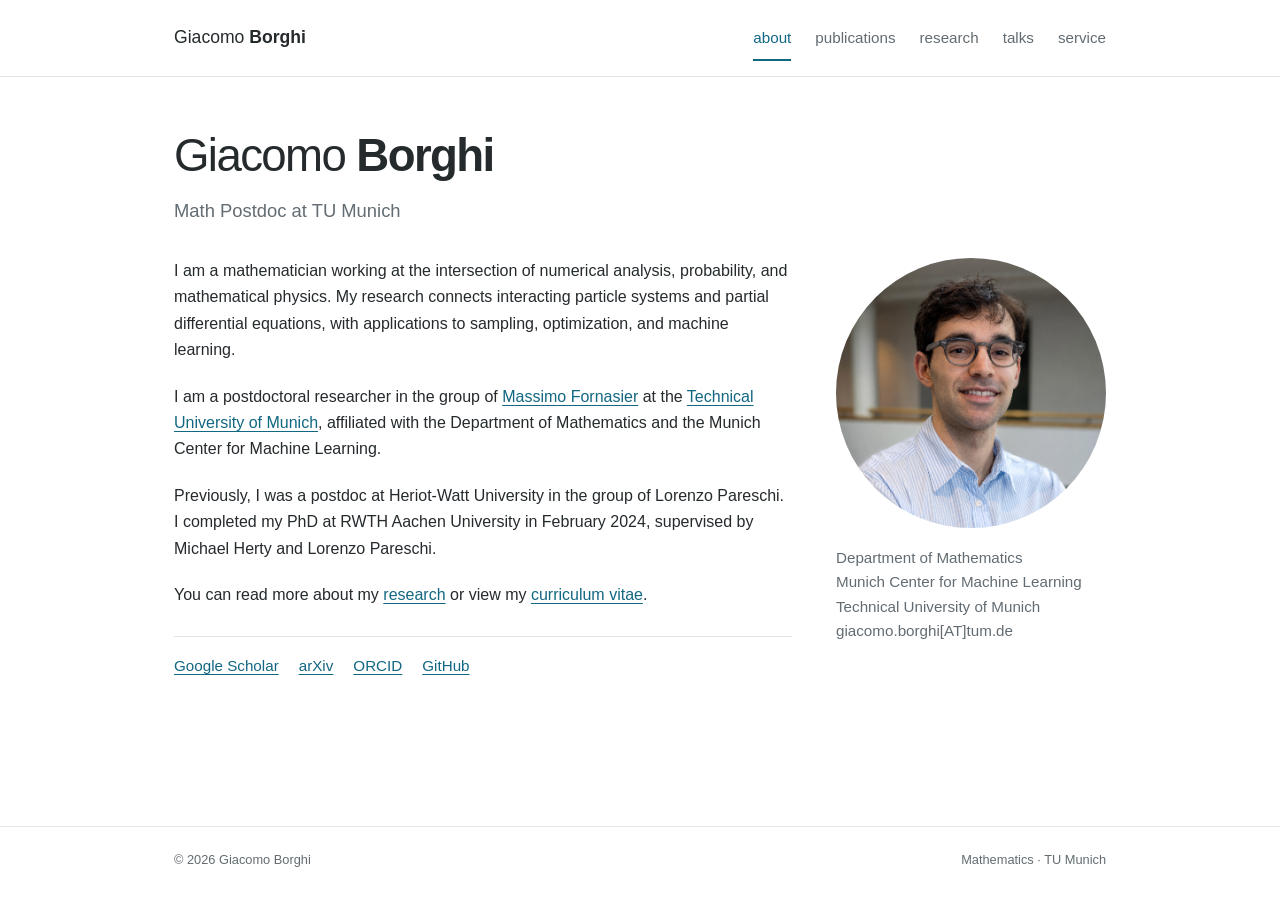
<file: index.html>
<!doctype html>
<html lang="en">
<head>
  <meta charset="utf-8">
  <meta name="viewport" content="width=device-width, initial-scale=1">
  <title>About | Giacomo Borghi</title>
  <meta name="description" content="Giacomo Borghi, mathematics postdoctoral researcher at TU Munich. Numerical analysis, probability, interacting particle systems, optimization, and optimal transport.">
  <meta name="author" content="Giacomo Borghi">
  <link rel="canonical" href="https://giacomoborghi.github.io/">
  <meta property="og:title" content="About | Giacomo Borghi">
  <meta property="og:description" content="Giacomo Borghi, mathematics postdoctoral researcher at TU Munich. Numerical analysis, probability, interacting particle systems, optimization, and optimal transport.">
  <meta property="og:type" content="website">
  <link rel="icon" type="image/svg+xml" href="data:image/svg+xml,%3Csvg xmlns='http://www.w3.org/2000/svg' viewBox='0 0 64 64'%3E%3Crect width='64' height='64' rx='10' fill='%23126782'/%3E%3Ctext x='32' y='43' text-anchor='middle' font-family='Arial,sans-serif' font-size='31' fill='white'%3EGB%3C/text%3E%3C/svg%3E">
  <link rel="stylesheet" href="styles.css">
</head>
<body>
  <a class="skip-link" href="#main">Skip to content</a>
  <header class="site-header"><div class="header-inner">
    <a class="brand" href="index.html">Giacomo <strong>Borghi</strong></a>
    <nav aria-label="Main navigation"><a href="index.html" aria-current="page">about</a><a href="publications.html">publications</a><a href="research.html">research</a><a href="talks.html">talks</a><a href="service.html">service</a></nav>
  </div></header>
  <main id="main">
<h1>Giacomo <strong>Borghi</strong></h1>
<p class="subtitle">Math Postdoc at TU Munich</p>
<div class="about-layout">
  <div>
    <p>I am a mathematician working at the intersection of numerical analysis, probability, and mathematical physics. My research connects interacting particle systems and partial differential equations, with applications to sampling, optimization, and machine learning.</p>
    <p>I am a postdoctoral researcher in the group of <a href="https://www.professoren.tum.de/en/fornasier-massimo">Massimo Fornasier</a> at the <a href="https://www.tum.de/en/">Technical University of Munich</a>, affiliated with the Department of Mathematics and the Munich Center for Machine Learning.</p>
    <p>Previously, I was a postdoc at Heriot-Watt University in the group of Lorenzo Pareschi. I completed my PhD at RWTH Aachen University in February 2024, supervised by Michael Herty and Lorenzo Pareschi.</p>
    <p>You can read more about my <a href="research.html">research</a> or view my <a href="cv.html">curriculum vitae</a>.</p>
    <div class="profile-links" aria-label="Academic profiles">
      <a href="https://scholar.google.com/citations?user=-Nv71QEAAAAJ">Google Scholar</a>
      <a href="https://arxiv.org/search/math?searchtype=author&amp;query=Borghi,+G">arXiv</a>
      <a href="https://orcid.org/0000-0002-2478-807X">ORCID</a>
      <a href="https://github.com/giacomoborghi">GitHub</a>
    </div>
  </div>
  <aside class="profile" aria-label="Portrait and affiliation">
    <img class="portrait" src="portrait.png" alt="Giacomo Borghi" width="1218" height="1292" fetchpriority="high">
    <div class="affiliation">Department of Mathematics<br>Munich Center for Machine Learning<br>Technical University of Munich<br><span class="email">giacomo.borghi[AT]tum.de</span></div>
  </aside>
</div></main>
  <footer class="site-footer"><div class="footer-inner"><span>© 2026 Giacomo Borghi</span><span>Mathematics · TU Munich</span></div></footer>
</body>
</html>
</file>
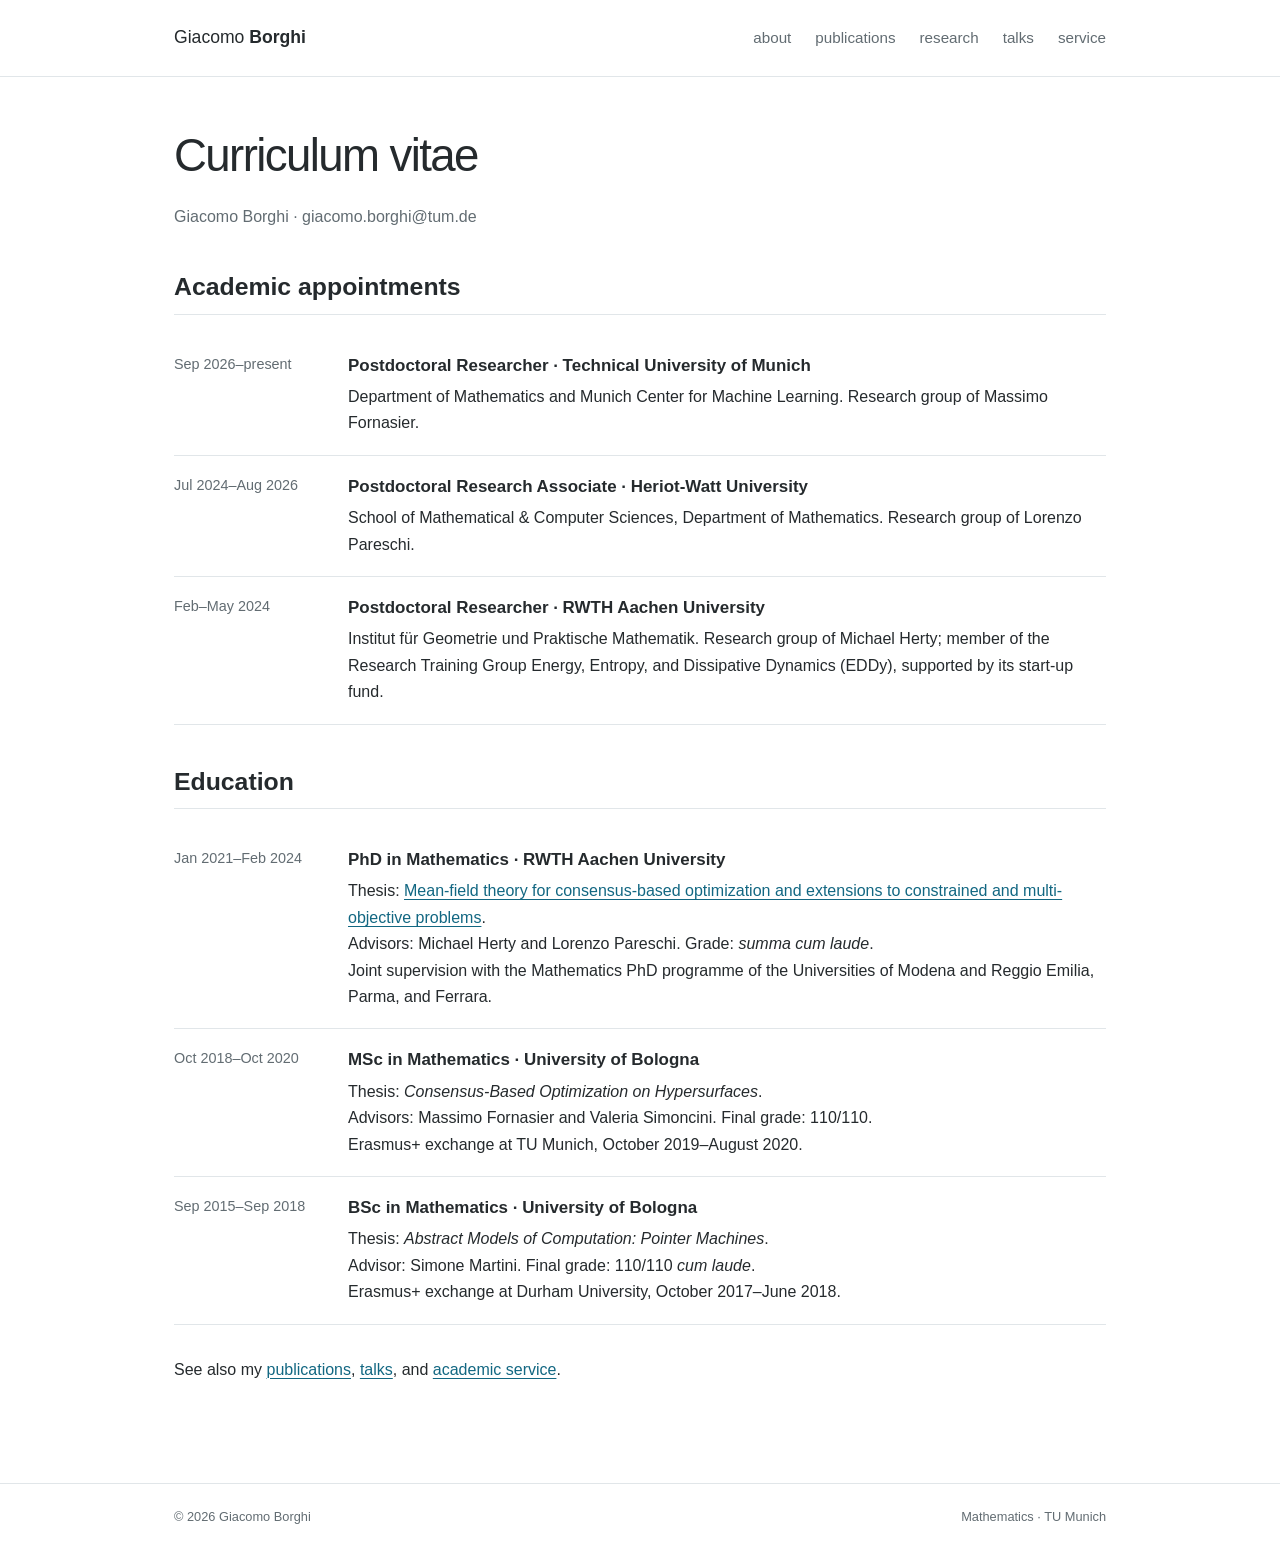
<file: cv.html>
<!doctype html>
<html lang="en">
<head>
  <meta charset="utf-8">
  <meta name="viewport" content="width=device-width, initial-scale=1">
  <title>Curriculum vitae | Giacomo Borghi</title>
  <meta name="description" content="Giacomo Borghi, mathematics postdoctoral researcher at TU Munich. Numerical analysis, probability, interacting particle systems, optimization, and optimal transport.">
  <meta name="author" content="Giacomo Borghi">
  <link rel="canonical" href="https://giacomoborghi.github.io/cv.html">
  <meta property="og:title" content="Curriculum vitae | Giacomo Borghi">
  <meta property="og:description" content="Giacomo Borghi, mathematics postdoctoral researcher at TU Munich. Numerical analysis, probability, interacting particle systems, optimization, and optimal transport.">
  <meta property="og:type" content="website">
  <link rel="icon" type="image/svg+xml" href="data:image/svg+xml,%3Csvg xmlns='http://www.w3.org/2000/svg' viewBox='0 0 64 64'%3E%3Crect width='64' height='64' rx='10' fill='%23126782'/%3E%3Ctext x='32' y='43' text-anchor='middle' font-family='Arial,sans-serif' font-size='31' fill='white'%3EGB%3C/text%3E%3C/svg%3E">
  <link rel="stylesheet" href="styles.css">
</head>
<body>
  <a class="skip-link" href="#main">Skip to content</a>
  <header class="site-header"><div class="header-inner">
    <a class="brand" href="index.html">Giacomo <strong>Borghi</strong></a>
    <nav aria-label="Main navigation"><a href="index.html">about</a><a href="publications.html">publications</a><a href="research.html">research</a><a href="talks.html">talks</a><a href="service.html">service</a></nav>
  </div></header>
  <main id="main"><h1>Curriculum vitae</h1><p class="page-intro">Giacomo Borghi · <span class="email">giacomo.borghi@tum.de</span></p><h2 class="section-heading">Academic appointments</h2><ul class="timeline"><li><span class="date">Sep 2026–present</span><div><h3>Postdoctoral Researcher · Technical University of Munich</h3><p>Department of Mathematics and Munich Center for Machine Learning. Research group of Massimo Fornasier.</p></div></li><li><span class="date">Jul 2024–Aug 2026</span><div><h3>Postdoctoral Research Associate · Heriot-Watt University</h3><p>School of Mathematical &amp; Computer Sciences, Department of Mathematics. Research group of Lorenzo Pareschi.</p></div></li><li><span class="date">Feb–May 2024</span><div><h3>Postdoctoral Researcher · RWTH Aachen University</h3><p>Institut für Geometrie und Praktische Mathematik. Research group of Michael Herty; member of the Research Training Group Energy, Entropy, and Dissipative Dynamics (EDDy), supported by its start-up fund.</p></div></li></ul><h2 class="section-heading">Education</h2><ul class="timeline"><li><span class="date">Jan 2021–Feb 2024</span><div><h3>PhD in Mathematics · RWTH Aachen University</h3><p>Thesis: <a href="https://doi.org/10.18154/RWTH-2024-01803">Mean-field theory for consensus-based optimization and extensions to constrained and multi-objective problems</a>.<br>Advisors: Michael Herty and Lorenzo Pareschi. Grade: <em>summa cum laude</em>.<br>Joint supervision with the Mathematics PhD programme of the Universities of Modena and Reggio Emilia, Parma, and Ferrara.</p></div></li><li><span class="date">Oct 2018–Oct 2020</span><div><h3>MSc in Mathematics · University of Bologna</h3><p>Thesis: <em>Consensus-Based Optimization on Hypersurfaces</em>.<br>Advisors: Massimo Fornasier and Valeria Simoncini. Final grade: 110/110.<br>Erasmus+ exchange at TU Munich, October 2019–August 2020.</p></div></li><li><span class="date">Sep 2015–Sep 2018</span><div><h3>BSc in Mathematics · University of Bologna</h3><p>Thesis: <em>Abstract Models of Computation: Pointer Machines</em>.<br>Advisor: Simone Martini. Final grade: 110/110 <em>cum laude</em>.<br>Erasmus+ exchange at Durham University, October 2017–June 2018.</p></div></li></ul><p style="margin-top:32px">See also my <a href="publications.html">publications</a>, <a href="talks.html">talks</a>, and <a href="service.html">academic service</a>.</p></main>
  <footer class="site-footer"><div class="footer-inner"><span>© 2026 Giacomo Borghi</span><span>Mathematics · TU Munich</span></div></footer>
</body>
</html>
</file>
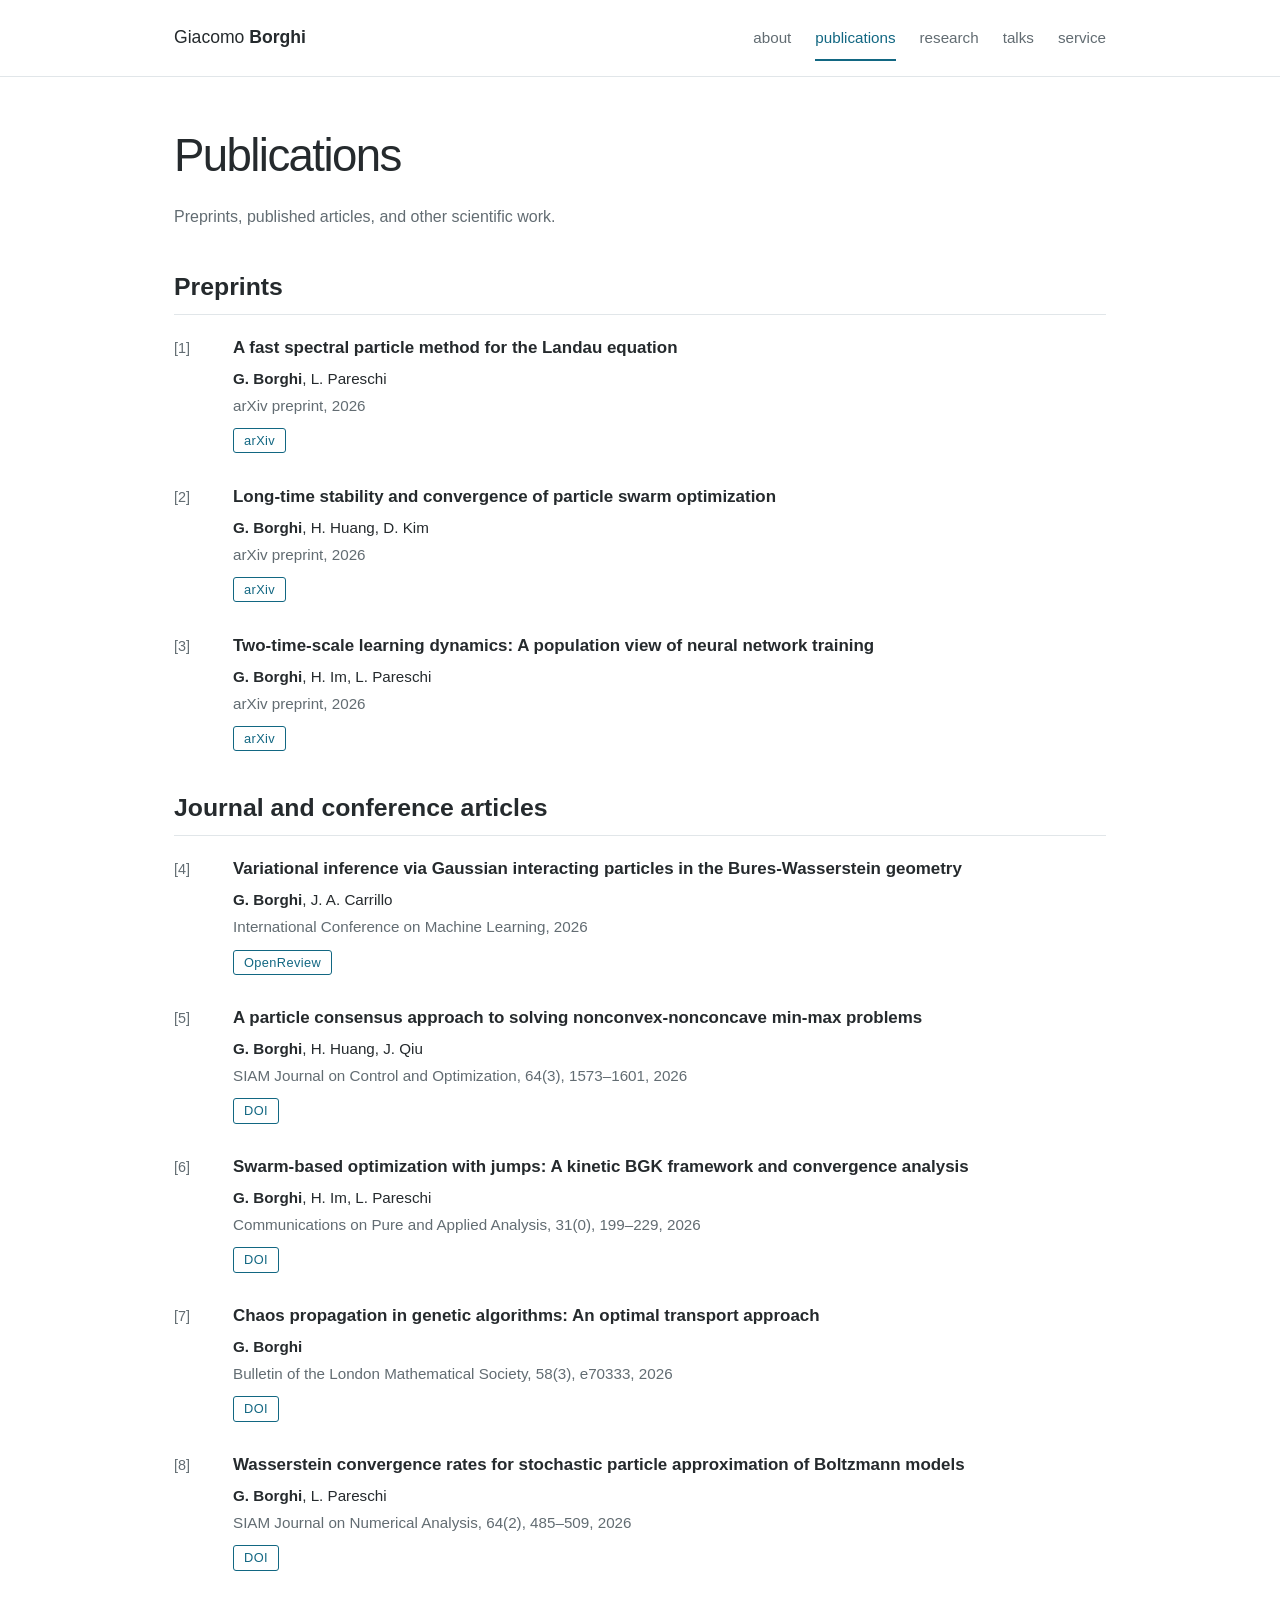
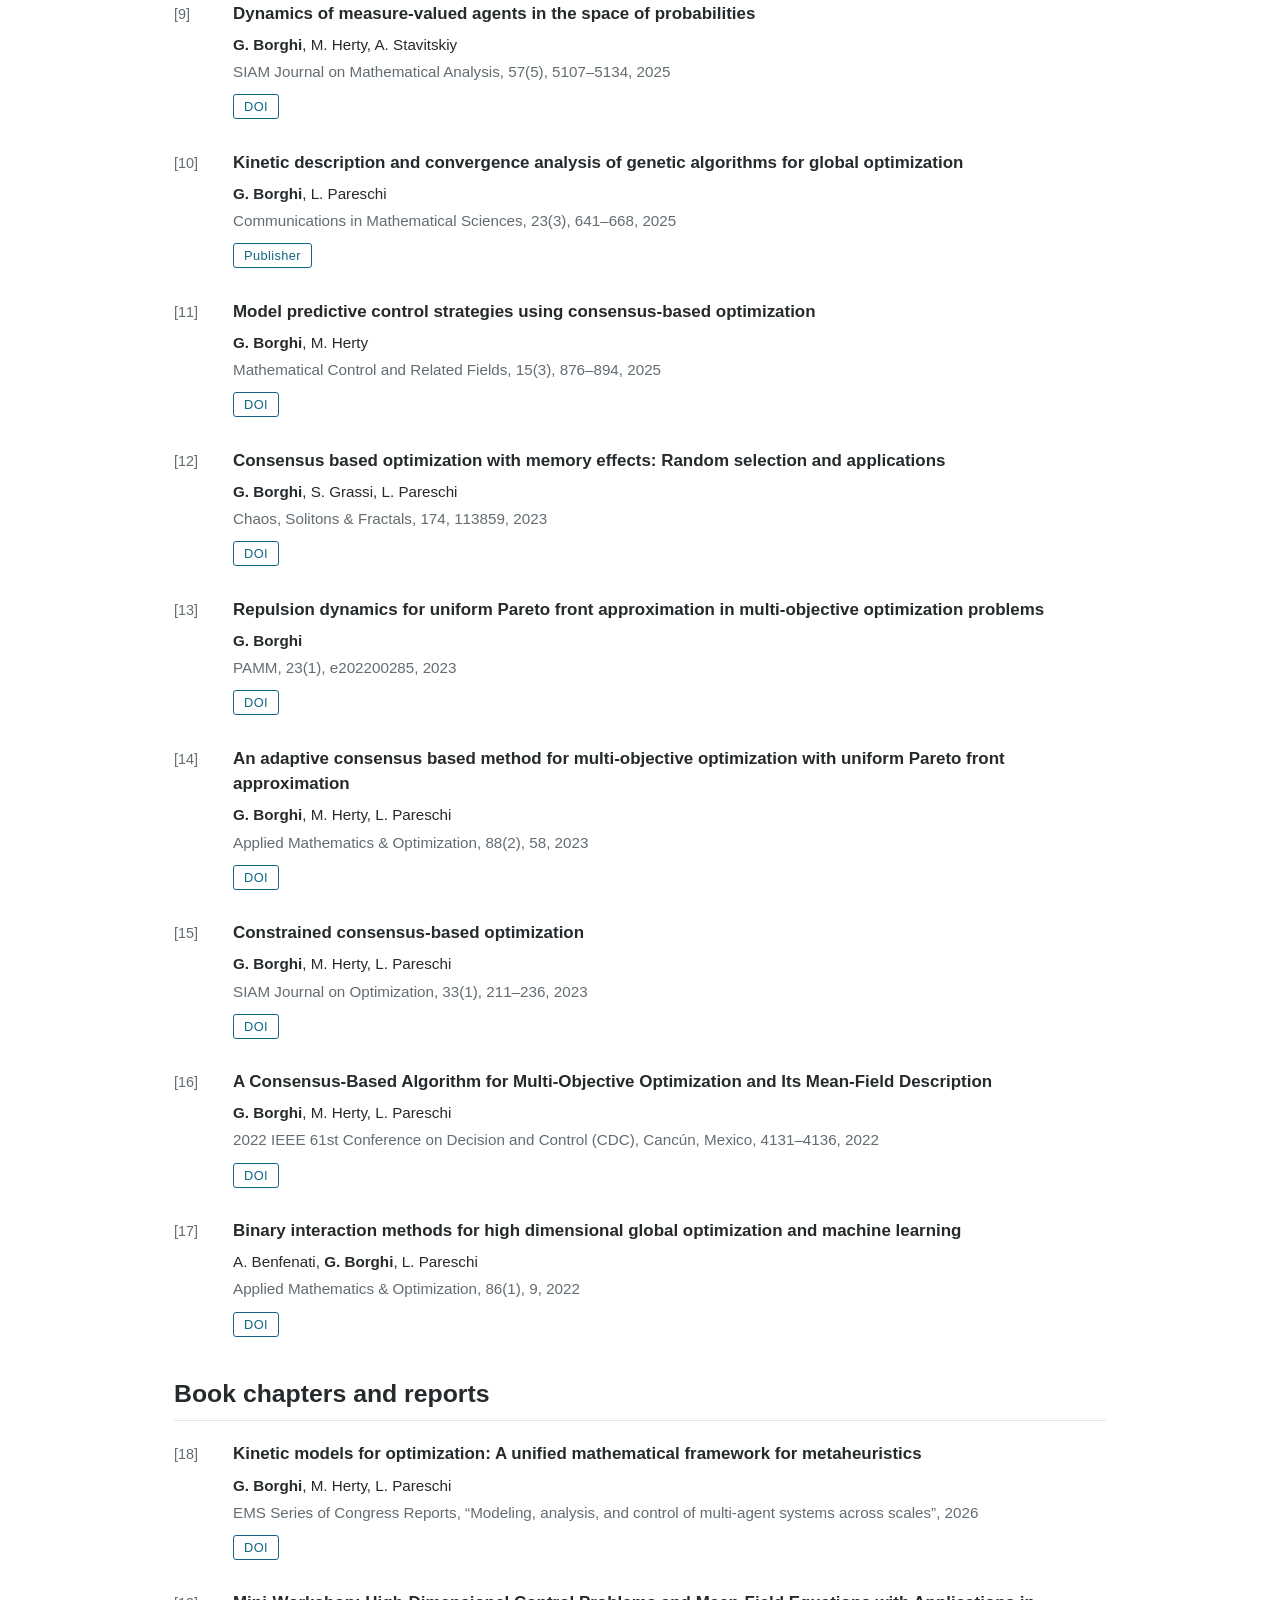
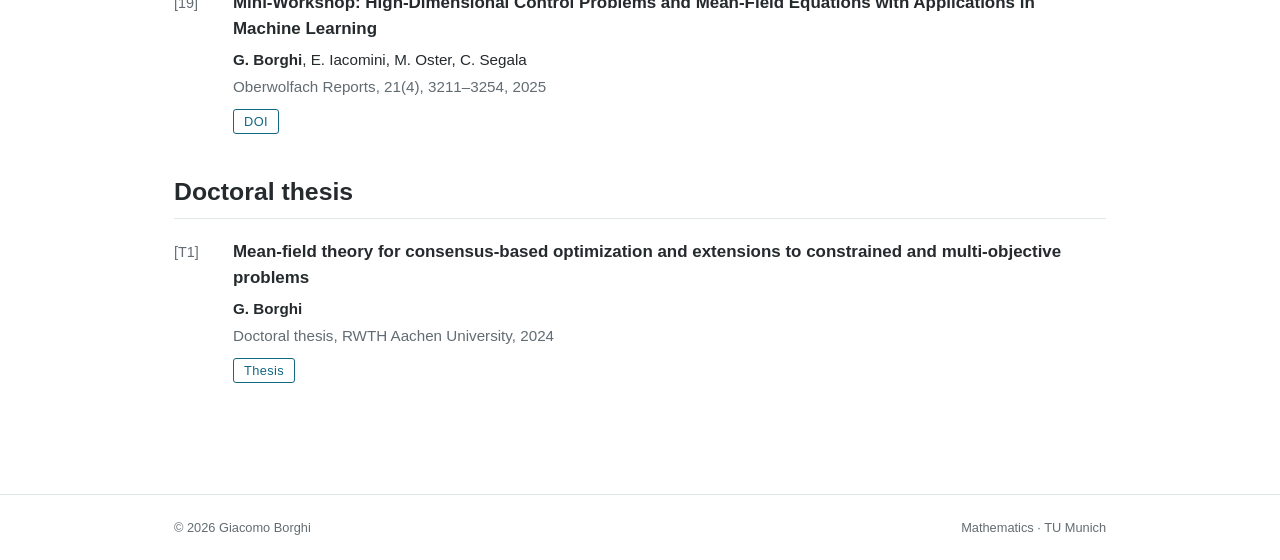
<file: publications.html>
<!doctype html>
<html lang="en">
<head>
  <meta charset="utf-8">
  <meta name="viewport" content="width=device-width, initial-scale=1">
  <title>Publications | Giacomo Borghi</title>
  <meta name="description" content="Giacomo Borghi, mathematics postdoctoral researcher at TU Munich. Numerical analysis, probability, interacting particle systems, optimization, and optimal transport.">
  <meta name="author" content="Giacomo Borghi">
  <link rel="canonical" href="https://giacomoborghi.github.io/publications.html">
  <meta property="og:title" content="Publications | Giacomo Borghi">
  <meta property="og:description" content="Giacomo Borghi, mathematics postdoctoral researcher at TU Munich. Numerical analysis, probability, interacting particle systems, optimization, and optimal transport.">
  <meta property="og:type" content="website">
  <link rel="icon" type="image/svg+xml" href="data:image/svg+xml,%3Csvg xmlns='http://www.w3.org/2000/svg' viewBox='0 0 64 64'%3E%3Crect width='64' height='64' rx='10' fill='%23126782'/%3E%3Ctext x='32' y='43' text-anchor='middle' font-family='Arial,sans-serif' font-size='31' fill='white'%3EGB%3C/text%3E%3C/svg%3E">
  <link rel="stylesheet" href="styles.css">
</head>
<body>
  <a class="skip-link" href="#main">Skip to content</a>
  <header class="site-header"><div class="header-inner">
    <a class="brand" href="index.html">Giacomo <strong>Borghi</strong></a>
    <nav aria-label="Main navigation"><a href="index.html">about</a><a href="publications.html" aria-current="page">publications</a><a href="research.html">research</a><a href="talks.html">talks</a><a href="service.html">service</a></nav>
  </div></header>
  <main id="main"><h1>Publications</h1><p class="page-intro">Preprints, published articles, and other scientific work.</p><section aria-label="Preprints"><h2 class="section-heading">Preprints</h2><ol class="publications"><li class="publication"><span class="publication-number">[1]</span><div><h3><a href="https://arxiv.org/abs/2609.23086">A fast spectral particle method for the Landau equation</a></h3><p class="authors"><strong>G. Borghi</strong>, L. Pareschi</p><p class="venue">arXiv preprint, 2026</p><a class="paper-link" href="https://arxiv.org/abs/2609.23086" aria-label="arXiv: A fast spectral particle method for the Landau equation">arXiv</a></div></li><li class="publication"><span class="publication-number">[2]</span><div><h3><a href="https://arxiv.org/abs/2607.24696">Long-time stability and convergence of particle swarm optimization</a></h3><p class="authors"><strong>G. Borghi</strong>, H. Huang, D. Kim</p><p class="venue">arXiv preprint, 2026</p><a class="paper-link" href="https://arxiv.org/abs/2607.24696" aria-label="arXiv: Long-time stability and convergence of particle swarm optimization">arXiv</a></div></li><li class="publication"><span class="publication-number">[3]</span><div><h3><a href="https://arxiv.org/abs/2603.19808">Two-time-scale learning dynamics: A population view of neural network training</a></h3><p class="authors"><strong>G. Borghi</strong>, H. Im, L. Pareschi</p><p class="venue">arXiv preprint, 2026</p><a class="paper-link" href="https://arxiv.org/abs/2603.19808" aria-label="arXiv: Two-time-scale learning dynamics: A population view of neural network training">arXiv</a></div></li></ol></section><section aria-label="Journal and conference articles"><h2 class="section-heading">Journal and conference articles</h2><ol class="publications"><li class="publication"><span class="publication-number">[4]</span><div><h3><a href="https://openreview.net/forum?id=IQojX8HugF">Variational inference via Gaussian interacting particles in the Bures-Wasserstein geometry</a></h3><p class="authors"><strong>G. Borghi</strong>, J. A. Carrillo</p><p class="venue">International Conference on Machine Learning, 2026</p><a class="paper-link" href="https://openreview.net/forum?id=IQojX8HugF" aria-label="OpenReview: Variational inference via Gaussian interacting particles in the Bures-Wasserstein geometry">OpenReview</a></div></li><li class="publication"><span class="publication-number">[5]</span><div><h3><a href="https://doi.org/10.1137/25M1766760">A particle consensus approach to solving nonconvex-nonconcave min-max problems</a></h3><p class="authors"><strong>G. Borghi</strong>, H. Huang, J. Qiu</p><p class="venue">SIAM Journal on Control and Optimization, 64(3), 1573–1601, 2026</p><a class="paper-link" href="https://doi.org/10.1137/25M1766760" aria-label="DOI: A particle consensus approach to solving nonconvex-nonconcave min-max problems">DOI</a></div></li><li class="publication"><span class="publication-number">[6]</span><div><h3><a href="https://doi.org/10.3934/cpaa.2025111">Swarm-based optimization with jumps: A kinetic BGK framework and convergence analysis</a></h3><p class="authors"><strong>G. Borghi</strong>, H. Im, L. Pareschi</p><p class="venue">Communications on Pure and Applied Analysis, 31(0), 199–229, 2026</p><a class="paper-link" href="https://doi.org/10.3934/cpaa.2025111" aria-label="DOI: Swarm-based optimization with jumps: A kinetic BGK framework and convergence analysis">DOI</a></div></li><li class="publication"><span class="publication-number">[7]</span><div><h3><a href="https://doi.org/10.1112/blms.70333">Chaos propagation in genetic algorithms: An optimal transport approach</a></h3><p class="authors"><strong>G. Borghi</strong></p><p class="venue">Bulletin of the London Mathematical Society, 58(3), e70333, 2026</p><a class="paper-link" href="https://doi.org/10.1112/blms.70333" aria-label="DOI: Chaos propagation in genetic algorithms: An optimal transport approach">DOI</a></div></li><li class="publication"><span class="publication-number">[8]</span><div><h3><a href="https://doi.org/10.1137/25M1751347">Wasserstein convergence rates for stochastic particle approximation of Boltzmann models</a></h3><p class="authors"><strong>G. Borghi</strong>, L. Pareschi</p><p class="venue">SIAM Journal on Numerical Analysis, 64(2), 485–509, 2026</p><a class="paper-link" href="https://doi.org/10.1137/25M1751347" aria-label="DOI: Wasserstein convergence rates for stochastic particle approximation of Boltzmann models">DOI</a></div></li><li class="publication"><span class="publication-number">[9]</span><div><h3><a href="https://doi.org/10.1137/24M1675515">Dynamics of measure-valued agents in the space of probabilities</a></h3><p class="authors"><strong>G. Borghi</strong>, M. Herty, A. Stavitskiy</p><p class="venue">SIAM Journal on Mathematical Analysis, 57(5), 5107–5134, 2025</p><a class="paper-link" href="https://doi.org/10.1137/24M1675515" aria-label="DOI: Dynamics of measure-valued agents in the space of probabilities">DOI</a></div></li><li class="publication"><span class="publication-number">[10]</span><div><h3><a href="https://intlpress.com/JDetail/1888222908206624770">Kinetic description and convergence analysis of genetic algorithms for global optimization</a></h3><p class="authors"><strong>G. Borghi</strong>, L. Pareschi</p><p class="venue">Communications in Mathematical Sciences, 23(3), 641–668, 2025</p><a class="paper-link" href="https://intlpress.com/JDetail/1888222908206624770" aria-label="Publisher: Kinetic description and convergence analysis of genetic algorithms for global optimization">Publisher</a></div></li><li class="publication"><span class="publication-number">[11]</span><div><h3><a href="https://doi.org/10.3934/mcrf.2024054">Model predictive control strategies using consensus-based optimization</a></h3><p class="authors"><strong>G. Borghi</strong>, M. Herty</p><p class="venue">Mathematical Control and Related Fields, 15(3), 876–894, 2025</p><a class="paper-link" href="https://doi.org/10.3934/mcrf.2024054" aria-label="DOI: Model predictive control strategies using consensus-based optimization">DOI</a></div></li><li class="publication"><span class="publication-number">[12]</span><div><h3><a href="https://doi.org/10.1016/j.chaos.2023.113859">Consensus based optimization with memory effects: Random selection and applications</a></h3><p class="authors"><strong>G. Borghi</strong>, S. Grassi, L. Pareschi</p><p class="venue">Chaos, Solitons &amp; Fractals, 174, 113859, 2023</p><a class="paper-link" href="https://doi.org/10.1016/j.chaos.2023.113859" aria-label="DOI: Consensus based optimization with memory effects: Random selection and applications">DOI</a></div></li><li class="publication"><span class="publication-number">[13]</span><div><h3><a href="https://doi.org/10.1002/pamm.202200285">Repulsion dynamics for uniform Pareto front approximation in multi-objective optimization problems</a></h3><p class="authors"><strong>G. Borghi</strong></p><p class="venue">PAMM, 23(1), e202200285, 2023</p><a class="paper-link" href="https://doi.org/10.1002/pamm.202200285" aria-label="DOI: Repulsion dynamics for uniform Pareto front approximation in multi-objective optimization problems">DOI</a></div></li><li class="publication"><span class="publication-number">[14]</span><div><h3><a href="https://doi.org/10.1007/s00245-023-10036-y">An adaptive consensus based method for multi-objective optimization with uniform Pareto front approximation</a></h3><p class="authors"><strong>G. Borghi</strong>, M. Herty, L. Pareschi</p><p class="venue">Applied Mathematics &amp; Optimization, 88(2), 58, 2023</p><a class="paper-link" href="https://doi.org/10.1007/s00245-023-10036-y" aria-label="DOI: An adaptive consensus based method for multi-objective optimization with uniform Pareto front approximation">DOI</a></div></li><li class="publication"><span class="publication-number">[15]</span><div><h3><a href="https://doi.org/10.1137/22M1471304">Constrained consensus-based optimization</a></h3><p class="authors"><strong>G. Borghi</strong>, M. Herty, L. Pareschi</p><p class="venue">SIAM Journal on Optimization, 33(1), 211–236, 2023</p><a class="paper-link" href="https://doi.org/10.1137/22M1471304" aria-label="DOI: Constrained consensus-based optimization">DOI</a></div></li><li class="publication"><span class="publication-number">[16]</span><div><h3><a href="https://doi.org/10.1109/CDC51059.2022.9993095">A Consensus-Based Algorithm for Multi-Objective Optimization and Its Mean-Field Description</a></h3><p class="authors"><strong>G. Borghi</strong>, M. Herty, L. Pareschi</p><p class="venue">2022 IEEE 61st Conference on Decision and Control (CDC), Cancún, Mexico, 4131–4136, 2022</p><a class="paper-link" href="https://doi.org/10.1109/CDC51059.2022.9993095" aria-label="DOI: A Consensus-Based Algorithm for Multi-Objective Optimization and Its Mean-Field Description">DOI</a></div></li><li class="publication"><span class="publication-number">[17]</span><div><h3><a href="https://doi.org/10.1007/s00245-022-09836-5">Binary interaction methods for high dimensional global optimization and machine learning</a></h3><p class="authors">A. Benfenati, <strong>G. Borghi</strong>, L. Pareschi</p><p class="venue">Applied Mathematics &amp; Optimization, 86(1), 9, 2022</p><a class="paper-link" href="https://doi.org/10.1007/s00245-022-09836-5" aria-label="DOI: Binary interaction methods for high dimensional global optimization and machine learning">DOI</a></div></li></ol></section><section aria-label="Book chapters and reports"><h2 class="section-heading">Book chapters and reports</h2><ol class="publications"><li class="publication"><span class="publication-number">[18]</span><div><h3><a href="https://doi.org/10.4171/ecr/23/6">Kinetic models for optimization: A unified mathematical framework for metaheuristics</a></h3><p class="authors"><strong>G. Borghi</strong>, M. Herty, L. Pareschi</p><p class="venue">EMS Series of Congress Reports, “Modeling, analysis, and control of multi-agent systems across scales”, 2026</p><a class="paper-link" href="https://doi.org/10.4171/ecr/23/6" aria-label="DOI: Kinetic models for optimization: A unified mathematical framework for metaheuristics">DOI</a></div></li><li class="publication"><span class="publication-number">[19]</span><div><h3><a href="https://doi.org/10.4171/owr/2024/56">Mini-Workshop: High-Dimensional Control Problems and Mean-Field Equations with Applications in Machine Learning</a></h3><p class="authors"><strong>G. Borghi</strong>, E. Iacomini, M. Oster, C. Segala</p><p class="venue">Oberwolfach Reports, 21(4), 3211–3254, 2025</p><a class="paper-link" href="https://doi.org/10.4171/owr/2024/56" aria-label="DOI: Mini-Workshop: High-Dimensional Control Problems and Mean-Field Equations with Applications in Machine Learning">DOI</a></div></li></ol></section><section aria-label="Doctoral thesis"><h2 class="section-heading">Doctoral thesis</h2><ol class="publications"><li class="publication"><span class="publication-number">[T1]</span><div><h3><a href="https://doi.org/10.18154/RWTH-2024-01803">Mean-field theory for consensus-based optimization and extensions to constrained and multi-objective problems</a></h3><p class="authors"><strong>G. Borghi</strong></p><p class="venue">Doctoral thesis, RWTH Aachen University, 2024</p><a class="paper-link" href="https://doi.org/10.18154/RWTH-2024-01803" aria-label="Thesis: Mean-field theory for consensus-based optimization and extensions to constrained and multi-objective problems">Thesis</a></div></li></ol></section></main>
  <footer class="site-footer"><div class="footer-inner"><span>© 2026 Giacomo Borghi</span><span>Mathematics · TU Munich</span></div></footer>
</body>
</html>
</file>
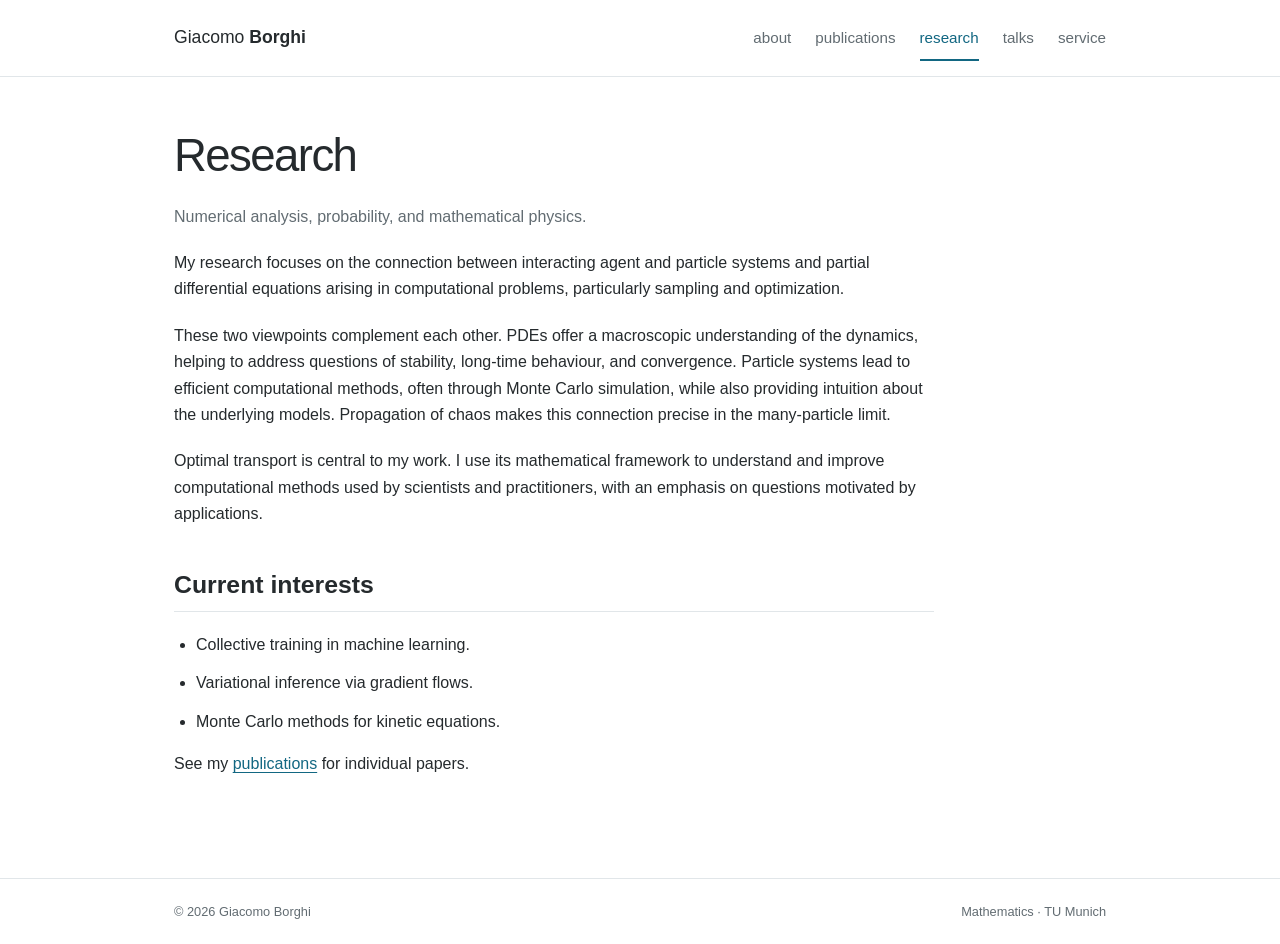
<file: research.html>
<!doctype html>
<html lang="en">
<head>
  <meta charset="utf-8">
  <meta name="viewport" content="width=device-width, initial-scale=1">
  <title>Research | Giacomo Borghi</title>
  <meta name="description" content="Giacomo Borghi, mathematics postdoctoral researcher at TU Munich. Numerical analysis, probability, interacting particle systems, optimization, and optimal transport.">
  <meta name="author" content="Giacomo Borghi">
  <link rel="canonical" href="https://giacomoborghi.github.io/research.html">
  <meta property="og:title" content="Research | Giacomo Borghi">
  <meta property="og:description" content="Giacomo Borghi, mathematics postdoctoral researcher at TU Munich. Numerical analysis, probability, interacting particle systems, optimization, and optimal transport.">
  <meta property="og:type" content="website">
  <link rel="icon" type="image/svg+xml" href="data:image/svg+xml,%3Csvg xmlns='http://www.w3.org/2000/svg' viewBox='0 0 64 64'%3E%3Crect width='64' height='64' rx='10' fill='%23126782'/%3E%3Ctext x='32' y='43' text-anchor='middle' font-family='Arial,sans-serif' font-size='31' fill='white'%3EGB%3C/text%3E%3C/svg%3E">
  <link rel="stylesheet" href="styles.css">
</head>
<body>
  <a class="skip-link" href="#main">Skip to content</a>
  <header class="site-header"><div class="header-inner">
    <a class="brand" href="index.html">Giacomo <strong>Borghi</strong></a>
    <nav aria-label="Main navigation"><a href="index.html">about</a><a href="publications.html">publications</a><a href="research.html" aria-current="page">research</a><a href="talks.html">talks</a><a href="service.html">service</a></nav>
  </div></header>
  <main id="main">
<h1>Research</h1>
<div class="prose">
<p class="page-intro">Numerical analysis, probability, and mathematical physics.</p>
<p>My research focuses on the connection between interacting agent and particle systems and partial differential equations arising in computational problems, particularly sampling and optimization.</p>
<p>These two viewpoints complement each other. PDEs offer a macroscopic understanding of the dynamics, helping to address questions of stability, long-time behaviour, and convergence. Particle systems lead to efficient computational methods, often through Monte Carlo simulation, while also providing intuition about the underlying models. Propagation of chaos makes this connection precise in the many-particle limit.</p>
<p>Optimal transport is central to my work. I use its mathematical framework to understand and improve computational methods used by scientists and practitioners, with an emphasis on questions motivated by applications.</p>
<h2 class="section-heading">Current interests</h2>
<ul class="research-topics">
<li>Collective training in machine learning.</li>
<li>Variational inference via gradient flows.</li>
<li>Monte Carlo methods for kinetic equations.</li>
</ul>
<p>See my <a href="publications.html">publications</a> for individual papers.</p>
</div></main>
  <footer class="site-footer"><div class="footer-inner"><span>© 2026 Giacomo Borghi</span><span>Mathematics · TU Munich</span></div></footer>
</body>
</html>
</file>
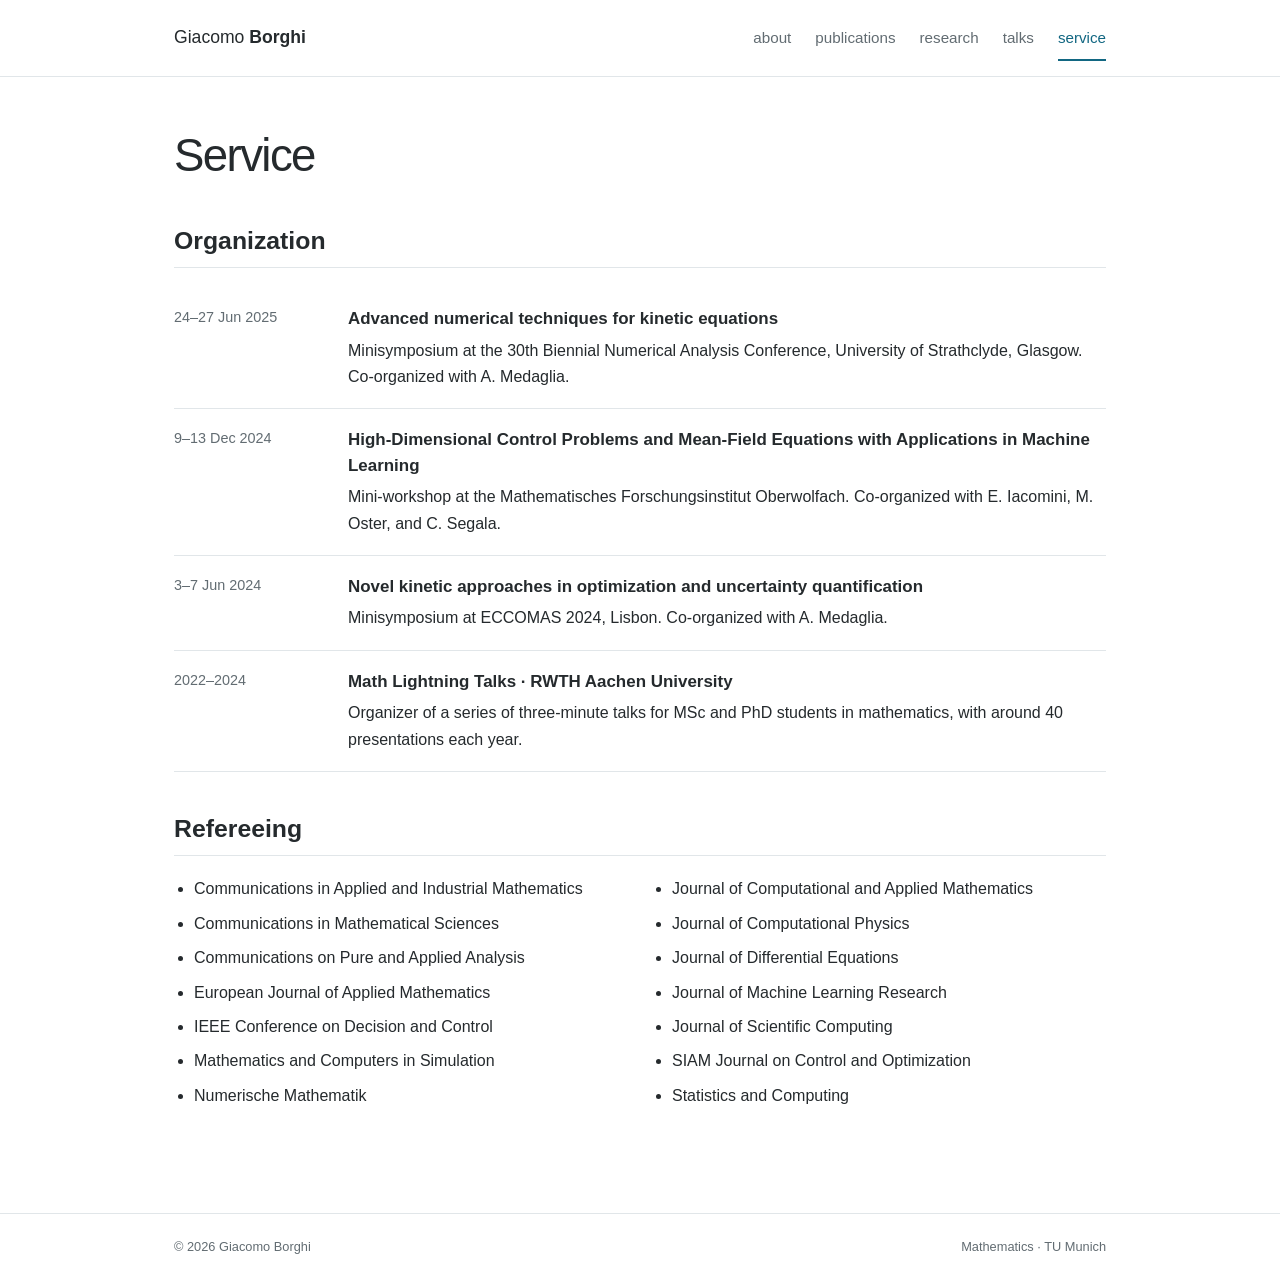
<file: service.html>
<!doctype html>
<html lang="en">
<head>
  <meta charset="utf-8">
  <meta name="viewport" content="width=device-width, initial-scale=1">
  <title>Service | Giacomo Borghi</title>
  <meta name="description" content="Giacomo Borghi, mathematics postdoctoral researcher at TU Munich. Numerical analysis, probability, interacting particle systems, optimization, and optimal transport.">
  <meta name="author" content="Giacomo Borghi">
  <link rel="canonical" href="https://giacomoborghi.github.io/service.html">
  <meta property="og:title" content="Service | Giacomo Borghi">
  <meta property="og:description" content="Giacomo Borghi, mathematics postdoctoral researcher at TU Munich. Numerical analysis, probability, interacting particle systems, optimization, and optimal transport.">
  <meta property="og:type" content="website">
  <link rel="icon" type="image/svg+xml" href="data:image/svg+xml,%3Csvg xmlns='http://www.w3.org/2000/svg' viewBox='0 0 64 64'%3E%3Crect width='64' height='64' rx='10' fill='%23126782'/%3E%3Ctext x='32' y='43' text-anchor='middle' font-family='Arial,sans-serif' font-size='31' fill='white'%3EGB%3C/text%3E%3C/svg%3E">
  <link rel="stylesheet" href="styles.css">
</head>
<body>
  <a class="skip-link" href="#main">Skip to content</a>
  <header class="site-header"><div class="header-inner">
    <a class="brand" href="index.html">Giacomo <strong>Borghi</strong></a>
    <nav aria-label="Main navigation"><a href="index.html">about</a><a href="publications.html">publications</a><a href="research.html">research</a><a href="talks.html">talks</a><a href="service.html" aria-current="page">service</a></nav>
  </div></header>
  <main id="main"><h1>Service</h1><h2 class="section-heading">Organization</h2><ul class="timeline"><li><span class="date">24–27 Jun 2025</span><div><h3>Advanced numerical techniques for kinetic equations</h3><p>Minisymposium at the 30th Biennial Numerical Analysis Conference, University of Strathclyde, Glasgow. Co-organized with A. Medaglia.</p></div></li><li><span class="date">9–13 Dec 2024</span><div><h3>High-Dimensional Control Problems and Mean-Field Equations with Applications in Machine Learning</h3><p>Mini-workshop at the Mathematisches Forschungsinstitut Oberwolfach. Co-organized with E. Iacomini, M. Oster, and C. Segala.</p></div></li><li><span class="date">3–7 Jun 2024</span><div><h3>Novel kinetic approaches in optimization and uncertainty quantification</h3><p>Minisymposium at ECCOMAS 2024, Lisbon. Co-organized with A. Medaglia.</p></div></li><li><span class="date">2022–2024</span><div><h3>Math Lightning Talks · RWTH Aachen University</h3><p>Organizer of a series of three-minute talks for MSc and PhD students in mathematics, with around 40 presentations each year.</p></div></li></ul><h2 class="section-heading">Refereeing</h2><ul class="reviewer-list"><li>Communications in Applied and Industrial Mathematics</li><li>Communications in Mathematical Sciences</li><li>Communications on Pure and Applied Analysis</li><li>European Journal of Applied Mathematics</li><li>IEEE Conference on Decision and Control</li><li>Mathematics and Computers in Simulation</li><li>Numerische Mathematik</li><li>Journal of Computational and Applied Mathematics</li><li>Journal of Computational Physics</li><li>Journal of Differential Equations</li><li>Journal of Machine Learning Research</li><li>Journal of Scientific Computing</li><li>SIAM Journal on Control and Optimization</li><li>Statistics and Computing</li></ul></main>
  <footer class="site-footer"><div class="footer-inner"><span>© 2026 Giacomo Borghi</span><span>Mathematics · TU Munich</span></div></footer>
</body>
</html>
</file>
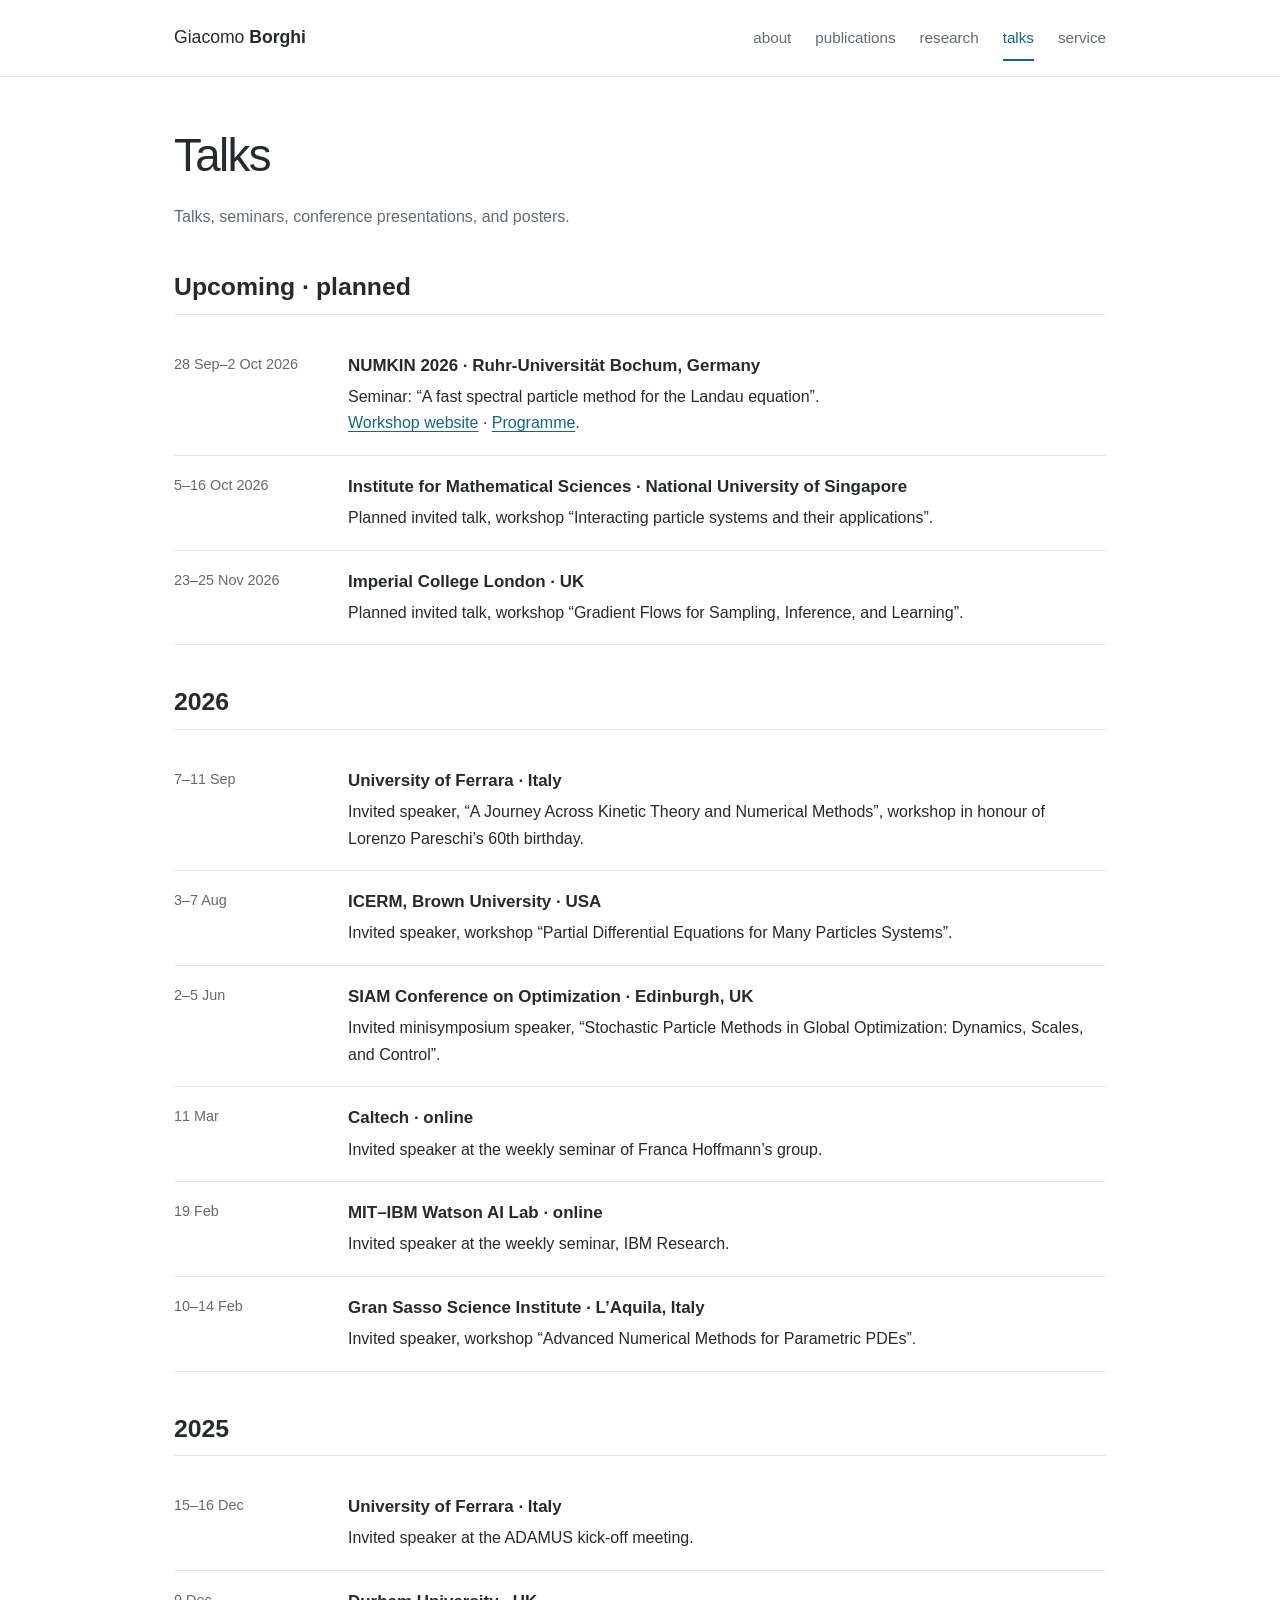
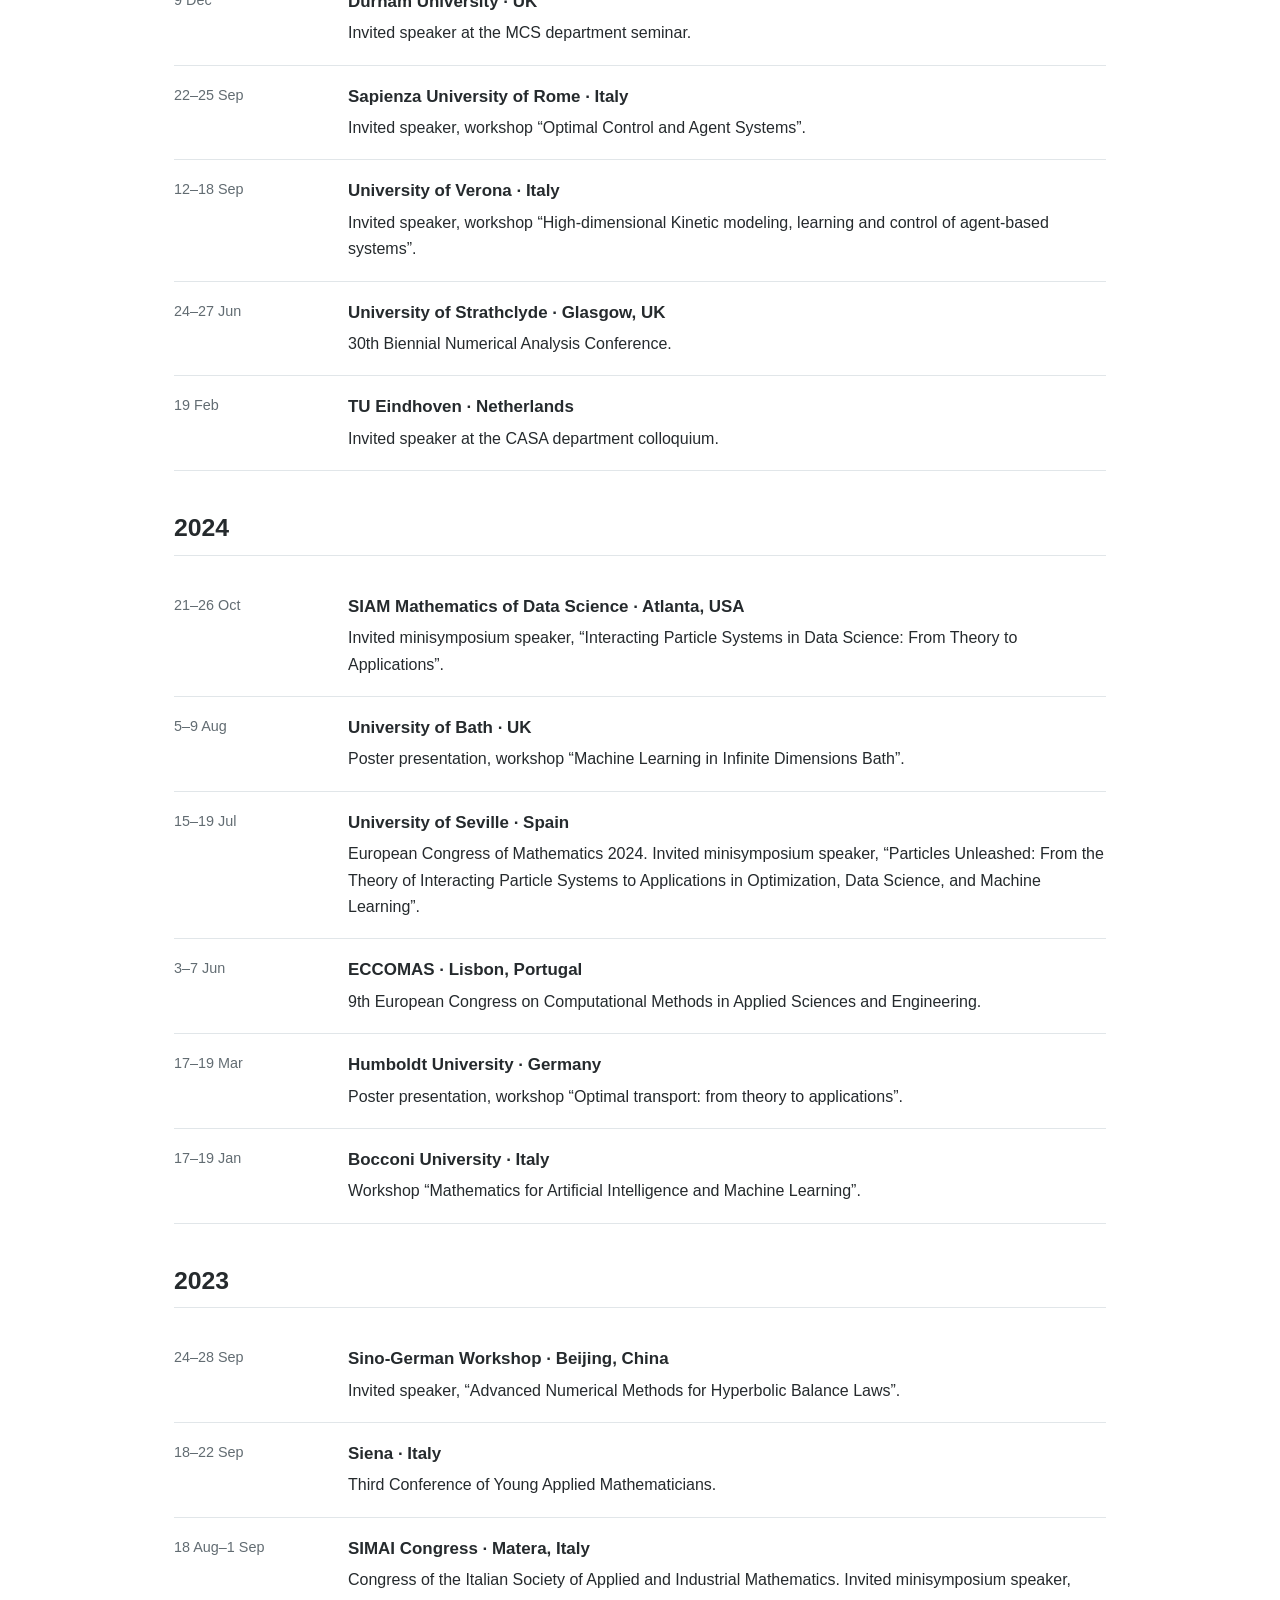
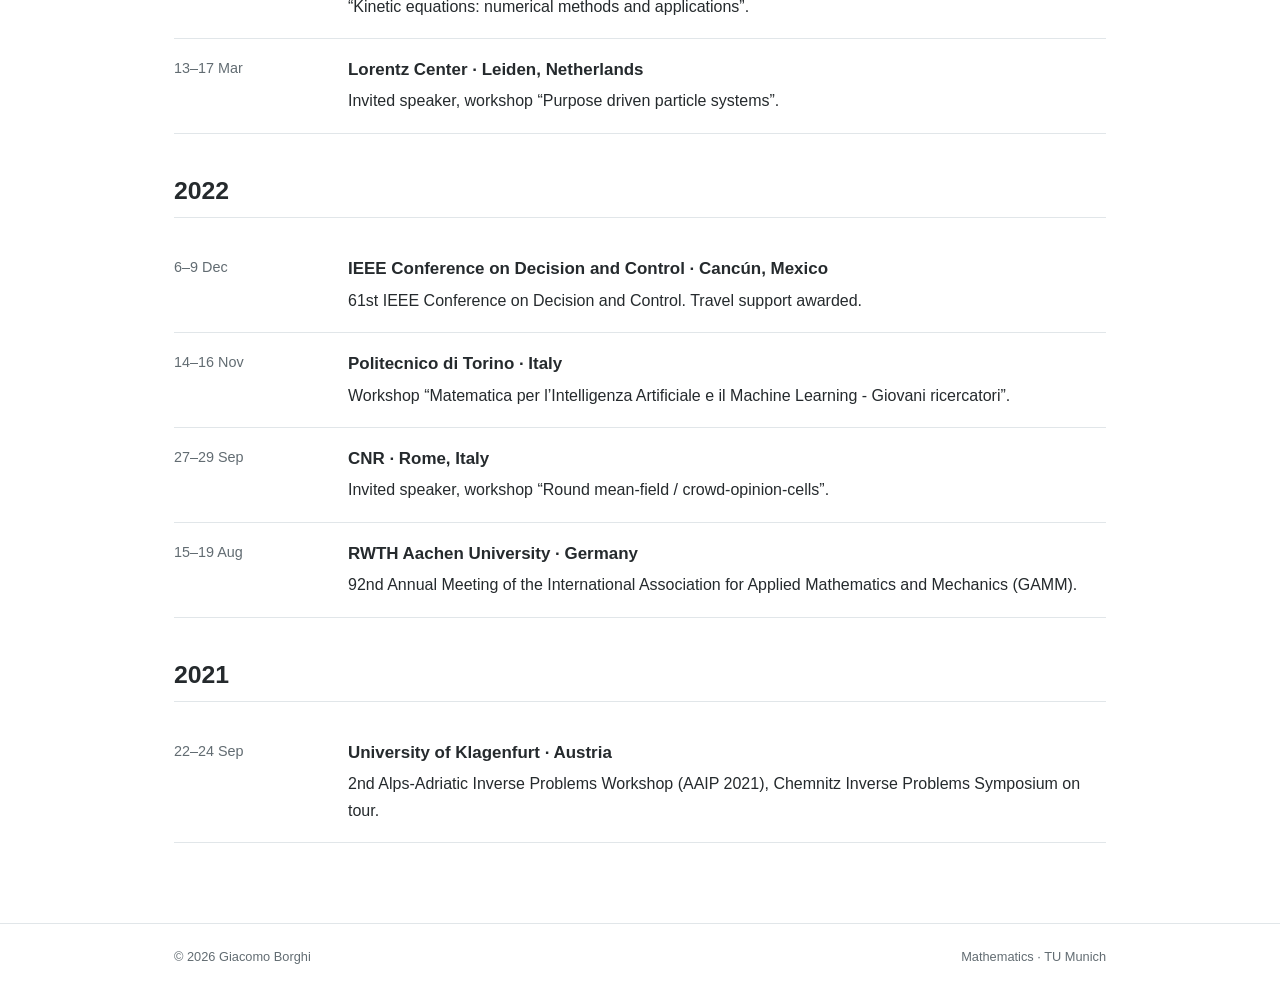
<file: talks.html>
<!doctype html>
<html lang="en">
<head>
  <meta charset="utf-8">
  <meta name="viewport" content="width=device-width, initial-scale=1">
  <title>Talks | Giacomo Borghi</title>
  <meta name="description" content="Giacomo Borghi, mathematics postdoctoral researcher at TU Munich. Numerical analysis, probability, interacting particle systems, optimization, and optimal transport.">
  <meta name="author" content="Giacomo Borghi">
  <link rel="canonical" href="https://giacomoborghi.github.io/talks.html">
  <meta property="og:title" content="Talks | Giacomo Borghi">
  <meta property="og:description" content="Giacomo Borghi, mathematics postdoctoral researcher at TU Munich. Numerical analysis, probability, interacting particle systems, optimization, and optimal transport.">
  <meta property="og:type" content="website">
  <link rel="icon" type="image/svg+xml" href="data:image/svg+xml,%3Csvg xmlns='http://www.w3.org/2000/svg' viewBox='0 0 64 64'%3E%3Crect width='64' height='64' rx='10' fill='%23126782'/%3E%3Ctext x='32' y='43' text-anchor='middle' font-family='Arial,sans-serif' font-size='31' fill='white'%3EGB%3C/text%3E%3C/svg%3E">
  <link rel="stylesheet" href="styles.css">
</head>
<body>
  <a class="skip-link" href="#main">Skip to content</a>
  <header class="site-header"><div class="header-inner">
    <a class="brand" href="index.html">Giacomo <strong>Borghi</strong></a>
    <nav aria-label="Main navigation"><a href="index.html">about</a><a href="publications.html">publications</a><a href="research.html">research</a><a href="talks.html" aria-current="page">talks</a><a href="service.html">service</a></nav>
  </div></header>
  <main id="main"><h1>Talks</h1><p class="page-intro">Talks, seminars, conference presentations, and posters.</p><section aria-labelledby="upcoming"><h2 id="upcoming" class="section-heading">Upcoming · planned</h2><ul class="timeline"><li><span class="date">28 Sep–2 Oct 2026</span><div><h3>NUMKIN 2026 · Ruhr-Universität Bochum, Germany</h3><p>Seminar: “A fast spectral particle method for the Landau equation”.<br><a href="https://math.ruhr-uni-bochum.de/fakultaet/arbeitsbereiche/numerik/numkin2026/">Workshop website</a> · <a href="https://math.ruhr-uni-bochum.de/en/fakultaet/arbeitsbereiche/numerik/numkin2026/program/">Programme</a>.</p></div></li><li><span class="date">5–16 Oct 2026</span><div><h3>Institute for Mathematical Sciences · National University of Singapore</h3><p>Planned invited talk, workshop “Interacting particle systems and their applications”.</p></div></li><li><span class="date">23–25 Nov 2026</span><div><h3>Imperial College London · UK</h3><p>Planned invited talk, workshop “Gradient Flows for Sampling, Inference, and Learning”.</p></div></li></ul></section><section aria-labelledby="year-2026"><h2 id="year-2026" class="section-heading">2026</h2><ul class="timeline"><li><span class="date">7–11 Sep</span><div><h3>University of Ferrara · Italy</h3><p>Invited speaker, “A Journey Across Kinetic Theory and Numerical Methods”, workshop in honour of Lorenzo Pareschi’s 60th birthday.</p></div></li><li><span class="date">3–7 Aug</span><div><h3>ICERM, Brown University · USA</h3><p>Invited speaker, workshop “Partial Differential Equations for Many Particles Systems”.</p></div></li><li><span class="date">2–5 Jun</span><div><h3>SIAM Conference on Optimization · Edinburgh, UK</h3><p>Invited minisymposium speaker, “Stochastic Particle Methods in Global Optimization: Dynamics, Scales, and Control”.</p></div></li><li><span class="date">11 Mar</span><div><h3>Caltech · online</h3><p>Invited speaker at the weekly seminar of Franca Hoffmann’s group.</p></div></li><li><span class="date">19 Feb</span><div><h3>MIT–IBM Watson AI Lab · online</h3><p>Invited speaker at the weekly seminar, IBM Research.</p></div></li><li><span class="date">10–14 Feb</span><div><h3>Gran Sasso Science Institute · L’Aquila, Italy</h3><p>Invited speaker, workshop “Advanced Numerical Methods for Parametric PDEs”.</p></div></li></ul></section><section aria-labelledby="year-2025"><h2 id="year-2025" class="section-heading">2025</h2><ul class="timeline"><li><span class="date">15–16 Dec</span><div><h3>University of Ferrara · Italy</h3><p>Invited speaker at the ADAMUS kick-off meeting.</p></div></li><li><span class="date">9 Dec</span><div><h3>Durham University · UK</h3><p>Invited speaker at the MCS department seminar.</p></div></li><li><span class="date">22–25 Sep</span><div><h3>Sapienza University of Rome · Italy</h3><p>Invited speaker, workshop “Optimal Control and Agent Systems”.</p></div></li><li><span class="date">12–18 Sep</span><div><h3>University of Verona · Italy</h3><p>Invited speaker, workshop “High-dimensional Kinetic modeling, learning and control of agent-based systems”.</p></div></li><li><span class="date">24–27 Jun</span><div><h3>University of Strathclyde · Glasgow, UK</h3><p>30th Biennial Numerical Analysis Conference.</p></div></li><li><span class="date">19 Feb</span><div><h3>TU Eindhoven · Netherlands</h3><p>Invited speaker at the CASA department colloquium.</p></div></li></ul></section><section aria-labelledby="year-2024"><h2 id="year-2024" class="section-heading">2024</h2><ul class="timeline"><li><span class="date">21–26 Oct</span><div><h3>SIAM Mathematics of Data Science · Atlanta, USA</h3><p>Invited minisymposium speaker, “Interacting Particle Systems in Data Science: From Theory to Applications”.</p></div></li><li><span class="date">5–9 Aug</span><div><h3>University of Bath · UK</h3><p>Poster presentation, workshop “Machine Learning in Infinite Dimensions Bath”.</p></div></li><li><span class="date">15–19 Jul</span><div><h3>University of Seville · Spain</h3><p>European Congress of Mathematics 2024. Invited minisymposium speaker, “Particles Unleashed: From the Theory of Interacting Particle Systems to Applications in Optimization, Data Science, and Machine Learning”.</p></div></li><li><span class="date">3–7 Jun</span><div><h3>ECCOMAS · Lisbon, Portugal</h3><p>9th European Congress on Computational Methods in Applied Sciences and Engineering.</p></div></li><li><span class="date">17–19 Mar</span><div><h3>Humboldt University · Germany</h3><p>Poster presentation, workshop “Optimal transport: from theory to applications”.</p></div></li><li><span class="date">17–19 Jan</span><div><h3>Bocconi University · Italy</h3><p>Workshop “Mathematics for Artificial Intelligence and Machine Learning”.</p></div></li></ul></section><section aria-labelledby="year-2023"><h2 id="year-2023" class="section-heading">2023</h2><ul class="timeline"><li><span class="date">24–28 Sep</span><div><h3>Sino-German Workshop · Beijing, China</h3><p>Invited speaker, “Advanced Numerical Methods for Hyperbolic Balance Laws”.</p></div></li><li><span class="date">18–22 Sep</span><div><h3>Siena · Italy</h3><p>Third Conference of Young Applied Mathematicians.</p></div></li><li><span class="date">18 Aug–1 Sep</span><div><h3>SIMAI Congress · Matera, Italy</h3><p>Congress of the Italian Society of Applied and Industrial Mathematics. Invited minisymposium speaker, “Kinetic equations: numerical methods and applications”.</p></div></li><li><span class="date">13–17 Mar</span><div><h3>Lorentz Center · Leiden, Netherlands</h3><p>Invited speaker, workshop “Purpose driven particle systems”.</p></div></li></ul></section><section aria-labelledby="year-2022"><h2 id="year-2022" class="section-heading">2022</h2><ul class="timeline"><li><span class="date">6–9 Dec</span><div><h3>IEEE Conference on Decision and Control · Cancún, Mexico</h3><p>61st IEEE Conference on Decision and Control. Travel support awarded.</p></div></li><li><span class="date">14–16 Nov</span><div><h3>Politecnico di Torino · Italy</h3><p>Workshop “Matematica per l’Intelligenza Artificiale e il Machine Learning - Giovani ricercatori”.</p></div></li><li><span class="date">27–29 Sep</span><div><h3>CNR · Rome, Italy</h3><p>Invited speaker, workshop “Round mean-field / crowd-opinion-cells”.</p></div></li><li><span class="date">15–19 Aug</span><div><h3>RWTH Aachen University · Germany</h3><p>92nd Annual Meeting of the International Association for Applied Mathematics and Mechanics (GAMM).</p></div></li></ul></section><section aria-labelledby="year-2021"><h2 id="year-2021" class="section-heading">2021</h2><ul class="timeline"><li><span class="date">22–24 Sep</span><div><h3>University of Klagenfurt · Austria</h3><p>2nd Alps-Adriatic Inverse Problems Workshop (AAIP 2021), Chemnitz Inverse Problems Symposium on tour.</p></div></li></ul></section></main>
  <footer class="site-footer"><div class="footer-inner"><span>© 2026 Giacomo Borghi</span><span>Mathematics · TU Munich</span></div></footer>
</body>
</html>
</file>
<file: styles.css>
:root { color-scheme: light; --ink: #252a2d; --muted: #626c72; --accent: #126782; --line: #e1e6e9; }
* { box-sizing: border-box; }
html { scroll-behavior: smooth; }
body { margin: 0; color: var(--ink); background: #fff; font: 1rem/1.65 -apple-system, BlinkMacSystemFont, "Segoe UI", Arial, sans-serif; }
a { color: var(--accent); text-decoration-thickness: 1px; text-underline-offset: .2em; }
a:hover { color: #093f52; text-decoration: underline; }
a:focus-visible { outline: 2px solid var(--accent); outline-offset: 5px; border-radius: 2px; }
.skip-link { position: absolute; top: -100px; left: 16px; padding: 10px 16px; background: #fff; z-index: 5; }
.skip-link:focus { top: 8px; }
.site-header { border-bottom: 1px solid var(--line); }
.header-inner { max-width: 980px; margin: auto; min-height: 76px; padding: 12px 24px; display: flex; align-items: center; justify-content: space-between; gap: 20px; }
.brand { color: var(--ink); font-size: 1.1rem; text-decoration: none; white-space: nowrap; }
.brand strong { font-weight: 650; }
nav { display: flex; gap: 24px; flex-wrap: wrap; }
nav a { color: var(--muted); font-size: .95rem; text-decoration: none; padding: 8px 0; }
nav a[aria-current="page"] { color: var(--accent); box-shadow: 0 2px var(--accent); }
main { max-width: 980px; padding: 52px 24px 80px; margin: auto; min-height: calc(100vh - 151px); }
h1 { font-size: clamp(2.2rem, 5vw, 2.85rem); font-weight: 350; line-height: 1.2; letter-spacing: -.035em; margin: 0 0 12px; }
h1 strong { font-weight: 650; }
h2 { font-size: 1.55rem; line-height: 1.35; font-weight: 550; margin: 40px 0 20px; }
h3 { font-size: 1.06rem; line-height: 1.5; font-weight: 600; margin: 0 0 6px; }
p { margin: 0 0 20px; }
.subtitle { color: var(--muted); font-size: 1.15rem; margin-bottom: 32px; }
.about-layout { display: grid; grid-template-columns: minmax(0, 1fr) 270px; gap: 44px; align-items: start; }
.portrait { width: 100%; height: auto; aspect-ratio: 1; object-fit: cover; object-position: center 42%; display: block; border-radius: 50%; }
.affiliation { font-size: .95rem; line-height: 1.6; color: var(--muted); margin-top: 18px; }
.profile-links { display: flex; flex-wrap: wrap; gap: 8px 20px; padding-top: 12px; margin-top: 28px; border-top: 1px solid var(--line); }
.profile-links a { font-size: .95rem; padding: 4px 0; }
.email { overflow-wrap: anywhere; }
.page-intro { max-width: 760px; color: var(--muted); margin-top: 20px; }
.prose { max-width: 760px; }
.research-topics { padding-left: 22px; }
.research-topics li { margin-bottom: 12px; }
.publications { list-style: none; padding: 0; margin: 0; }
.publication { display: grid; grid-template-columns: 45px minmax(0, 1fr); gap: 14px; margin-bottom: 30px; }
.publication-number { color: var(--muted); font-size: .9rem; padding-top: 2px; }
.publication h3 a { color: var(--ink); text-decoration: none; }
.publication h3 a:hover { color: var(--accent); text-decoration: underline; }
.publication p { margin: 2px 0; }
.authors { font-size: .95rem; }
.venue { color: var(--muted); font-size: .95rem; }
.paper-link { display: inline-block; margin-top: 8px; border: 1px solid var(--accent); border-radius: 3px; padding: 1px 10px; font-size: .8rem; letter-spacing: .03em; text-decoration: none; }
.section-heading { padding-bottom: 10px; border-bottom: 1px solid var(--line); }
.timeline { list-style: none; padding: 0; margin: 0; }
.timeline li { display: grid; grid-template-columns: 150px minmax(0, 1fr); gap: 24px; padding: 18px 0; border-bottom: 1px solid var(--line); }
.timeline .date { color: var(--muted); font-size: .9rem; }
.timeline p { margin: 3px 0 0; }
.reviewer-list { columns: 2; column-gap: 44px; padding-left: 20px; }
.reviewer-list li { break-inside: avoid; margin-bottom: 8px; }
.site-footer { border-top: 1px solid var(--line); color: var(--muted); font-size: .8rem; }
.footer-inner { max-width: 980px; margin: auto; padding: 22px 24px; display: flex; flex-wrap: wrap; justify-content: space-between; gap: 8px 20px; }
@media (max-width: 720px) {
 .header-inner { align-items: flex-start; flex-direction: column; gap: 6px; }
 nav { gap: 22px; }
 main { padding-top: 32px; }
 .about-layout { grid-template-columns: minmax(0, 1fr) 210px; gap: 26px; }
 .timeline li { grid-template-columns: 115px minmax(0, 1fr); gap: 16px; }
}
@media (max-width: 560px) {
 .header-inner, main, .footer-inner { padding-left: 20px; padding-right: 20px; }
 nav { gap: 10px 20px; }
 .about-layout { display: flex; flex-direction: column; gap: 28px; }
 .profile { order: -1; width: 100%; display: grid; grid-template-columns: 140px minmax(0, 1fr); gap: 20px; align-items: start; }
 .affiliation { margin-top: 0; font-size: .9rem; }
 .publication { grid-template-columns: 32px minmax(0, 1fr); gap: 8px; }
 .timeline li { display: block; }
 .timeline .date { display: block; margin-bottom: 5px; }
 .reviewer-list { columns: 1; }
}
@media (max-width: 360px) { .profile { grid-template-columns: 110px minmax(0, 1fr); gap: 14px; } }
@media (prefers-reduced-motion: reduce) { html { scroll-behavior: auto; } }
@media print { .site-header, .site-footer, .skip-link { display: none; } main { max-width: none; padding: 0; } a { color: inherit; } .timeline li, .publication { break-inside: avoid; } }
</file>
